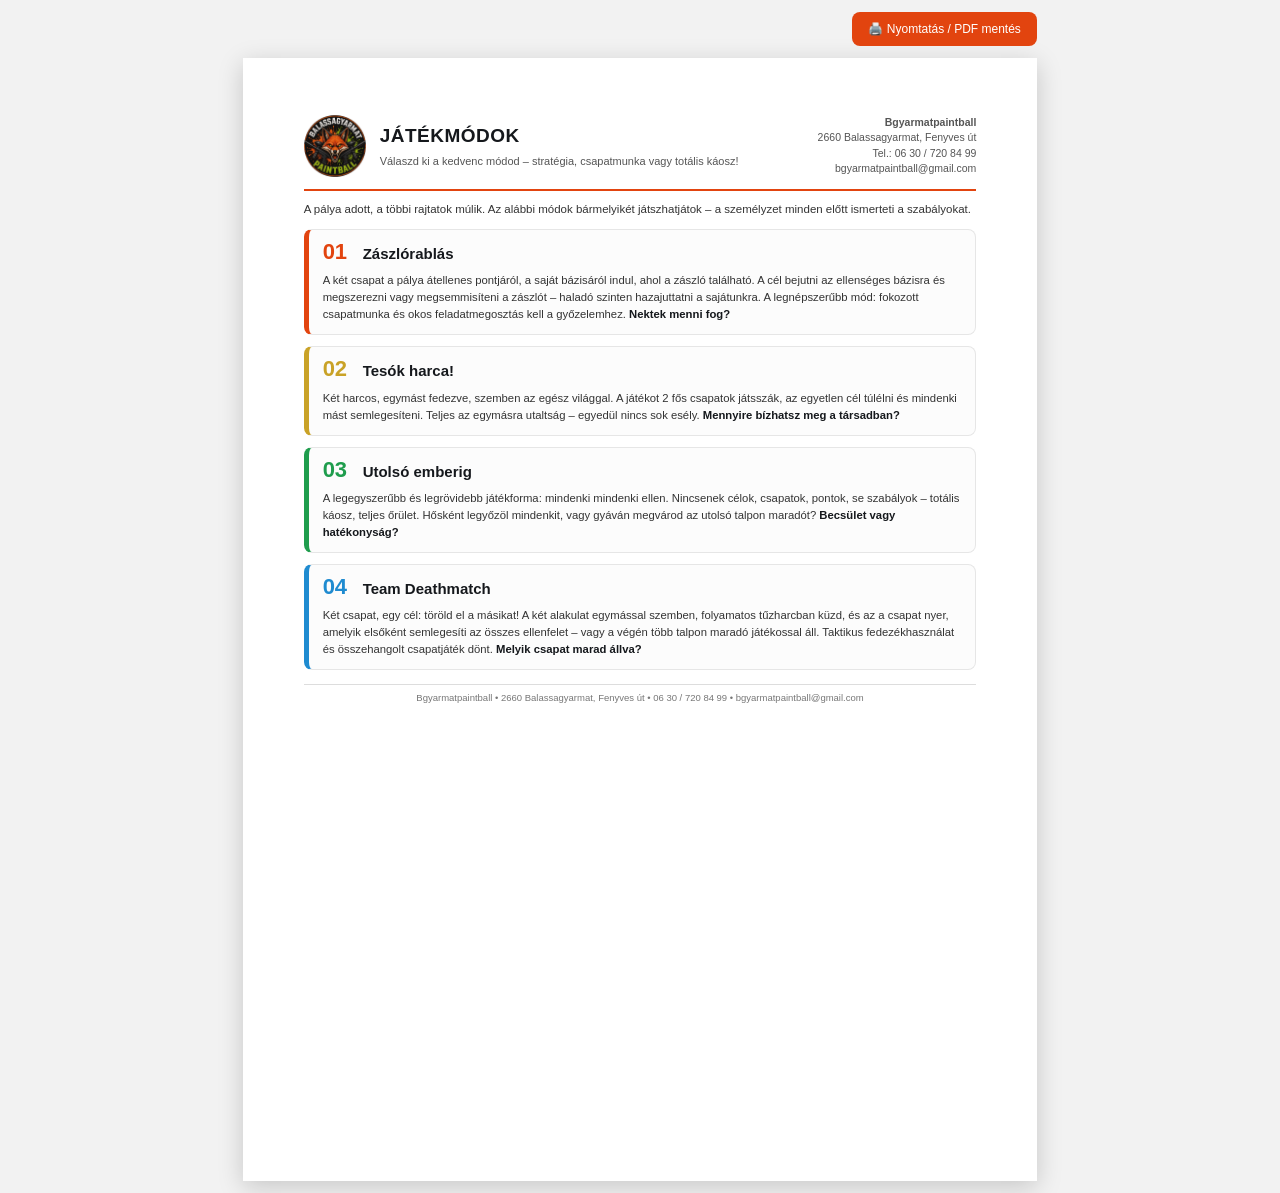
<file: upload/jatekmodok.html>
<!DOCTYPE html>
<html lang="hu">
<head>
  <meta charset="UTF-8" />
  <meta name="viewport" content="width=device-width, initial-scale=1.0" />
  <title>Játékmódok – Bgyarmatpaintball</title>
  <style>
    :root { --ink:#15181c; --muted:#555; --accent:#e2440f; }
    * { box-sizing: border-box; }
    html, body { margin: 0; }
    body { font-family: "Segoe UI", Arial, sans-serif; color: var(--ink); background: #f2f2f2; line-height: 1.5; font-size: 12px; }
    .page { width: 210mm; min-height: 297mm; margin: 12px auto; padding: 15mm 16mm 13mm; background: #fff; box-shadow: 0 6px 24px rgba(0,0,0,.18); }
    header { display: flex; align-items: center; gap: 14px; border-bottom: 2px solid var(--accent); padding-bottom: 12px; }
    header img { width: 62px; height: 62px; object-fit: contain; }
    header .h-title { flex: 1; }
    header h1 { font-size: 19px; margin: 0 0 2px; letter-spacing: .5px; }
    header .sub { font-size: 11px; color: var(--muted); }
    header .biz { text-align: right; font-size: 10.5px; color: var(--muted); line-height: 1.45; }
    .lead { font-size: 11.5px; color: #333; margin: 10px 0 4px; }
    .mode { border: 1px solid #e6e6e6; border-left: 5px solid var(--c, var(--accent)); border-radius: 8px; padding: 11px 14px; margin: 11px 0; background: #fcfcfc; }
    .mode .top { display: flex; align-items: baseline; gap: 10px; }
    .mode .num { font-size: 22px; font-weight: 800; color: var(--c, var(--accent)); line-height: 1; min-width: 30px; }
    .mode h2 { font-size: 15px; margin: 0; color: var(--ink); }
    .mode p { margin: 7px 0 0; font-size: 11.3px; color: #333; }
    .mode .q { font-weight: 700; color: var(--ink); }
    footer { margin-top: 14px; border-top: 1px solid #ddd; padding-top: 6px; font-size: 9.5px; color: #777; text-align: center; }
    @media print {
      body { background: #fff; }
      .page { margin: 0; box-shadow: none; width: auto; min-height: auto; padding: 10mm 14mm 8mm; }
      .noprint { display: none !important; }
    }
    .toolbar { width: 210mm; margin: 12px auto 0; text-align: right; }
    .toolbar button { font: inherit; font-size: 12px; padding: 8px 16px; border: 0; border-radius: 8px; background: var(--accent); color: #fff; cursor: pointer; }
  </style>
</head>
<body>
  <div class="toolbar noprint"><button onclick="window.print()">🖨️ Nyomtatás / PDF mentés</button></div>

  <div class="page">
    <header>
      <img src="../assets/img/logo.png" alt="Bgyarmatpaintball logó" />
      <div class="h-title">
        <h1>JÁTÉKMÓDOK</h1>
        <div class="sub">Válaszd ki a kedvenc módod – stratégia, csapatmunka vagy totális káosz!</div>
      </div>
      <div class="biz">
        <strong>Bgyarmatpaintball</strong><br />
        2660 Balassagyarmat, Fenyves út<br />
        Tel.: 06 30 / 720 84 99<br />
        bgyarmatpaintball@gmail.com
      </div>
    </header>

    <p class="lead">A pálya adott, a többi rajtatok múlik. Az alábbi módok bármelyikét játszhatjátok – a személyzet minden előtt ismerteti a szabályokat.</p>

    <div class="mode" style="--c:#e2440f;">
      <div class="top"><span class="num">01</span><h2>Zászlórablás</h2></div>
      <p>A két csapat a pálya átellenes pontjáról, a saját bázisáról indul, ahol a zászló található. A cél bejutni az ellenséges bázisra és megszerezni vagy megsemmisíteni a zászlót – haladó szinten hazajuttatni a sajátunkra. A legnépszerűbb mód: fokozott csapatmunka és okos feladatmegosztás kell a győzelemhez. <span class="q">Nektek menni fog?</span></p>
    </div>

    <div class="mode" style="--c:#c9a227;">
      <div class="top"><span class="num">02</span><h2>Tesók harca!</h2></div>
      <p>Két harcos, egymást fedezve, szemben az egész világgal. A játékot 2 fős csapatok játsszák, az egyetlen cél túlélni és mindenki mást semlegesíteni. Teljes az egymásra utaltság – egyedül nincs sok esély. <span class="q">Mennyire bízhatsz meg a társadban?</span></p>
    </div>

    <div class="mode" style="--c:#1f9d4d;">
      <div class="top"><span class="num">03</span><h2>Utolsó emberig</h2></div>
      <p>A legegyszerűbb és legrövidebb játékforma: mindenki mindenki ellen. Nincsenek célok, csapatok, pontok, se szabályok – totális káosz, teljes őrület. Hősként legyőzöl mindenkit, vagy gyáván megvárod az utolsó talpon maradót? <span class="q">Becsület vagy hatékonyság?</span></p>
    </div>

    <div class="mode" style="--c:#1f8bd0;">
      <div class="top"><span class="num">04</span><h2>Team Deathmatch</h2></div>
      <p>Két csapat, egy cél: töröld el a másikat! A két alakulat egymással szemben, folyamatos tűzharcban küzd, és az a csapat nyer, amelyik elsőként semlegesíti az összes ellenfelet – vagy a végén több talpon maradó játékossal áll. Taktikus fedezékhasználat és összehangolt csapatjáték dönt. <span class="q">Melyik csapat marad állva?</span></p>
    </div>

    <footer>Bgyarmatpaintball • 2660 Balassagyarmat, Fenyves út • 06 30 / 720 84 99 • bgyarmatpaintball@gmail.com</footer>
  </div>
</body>
</html>
</file>
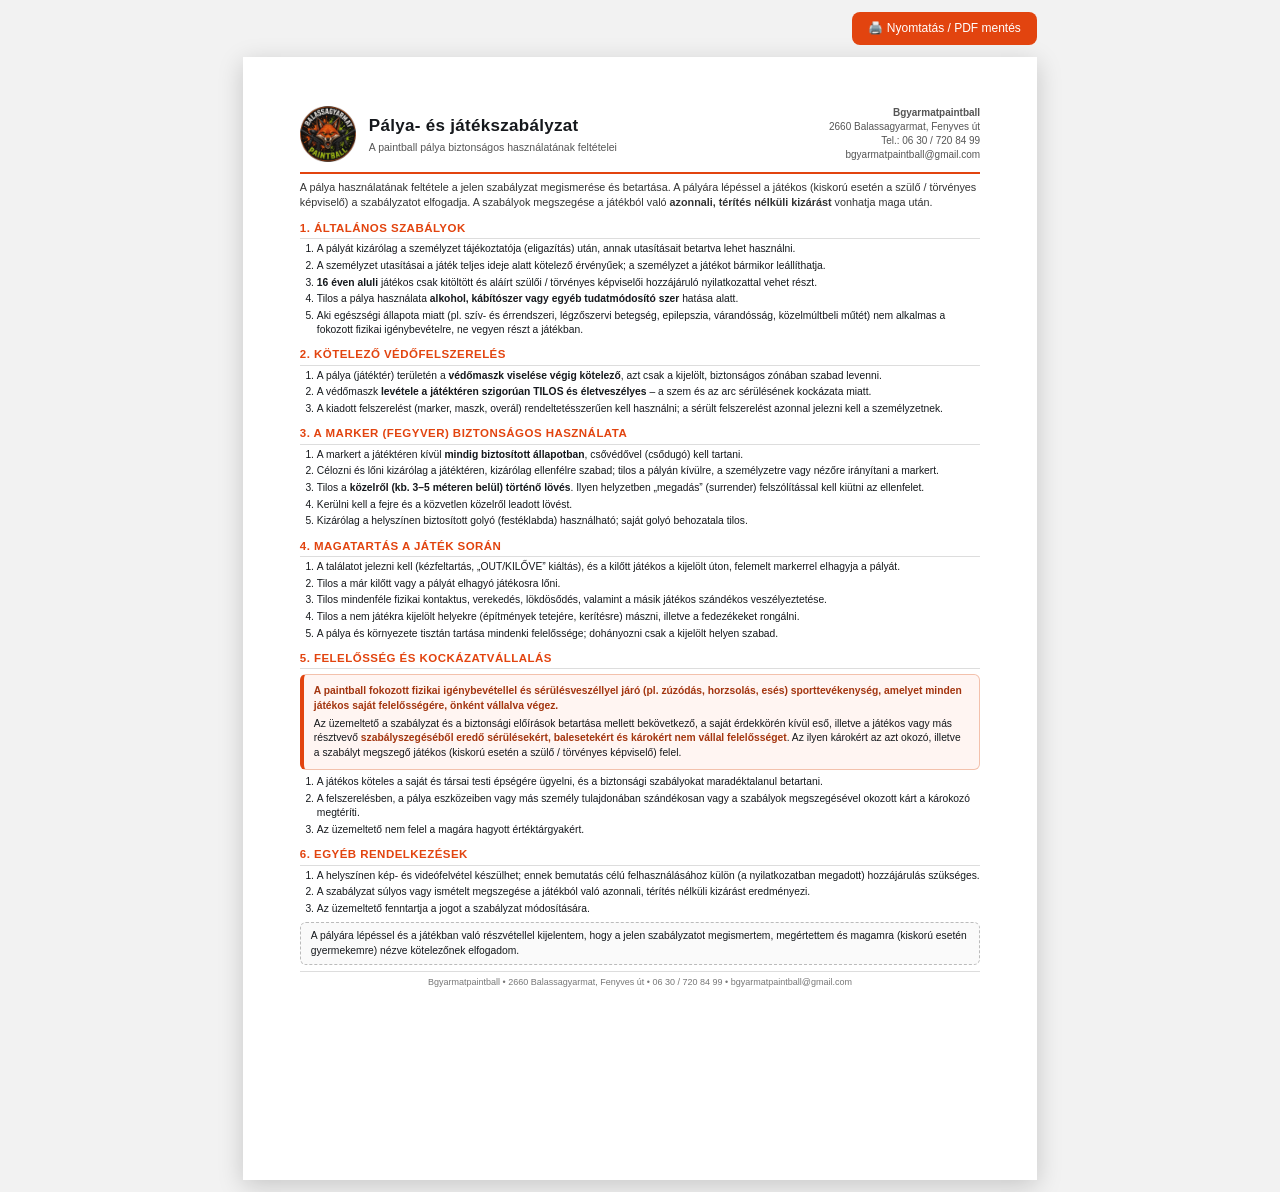
<file: upload/szabalyzat.html>
<!DOCTYPE html>
<html lang="hu">
<head>
  <meta charset="UTF-8" />
  <meta name="viewport" content="width=device-width, initial-scale=1.0" />
  <title>Pályaszabályzat – Bgyarmatpaintball</title>
  <style>
    :root { --ink:#15181c; --muted:#555; --accent:#e2440f; }
    * { box-sizing: border-box; }
    html, body { margin: 0; }
    body { font-family: "Segoe UI", Arial, sans-serif; color: var(--ink); background: #f2f2f2; line-height: 1.42; font-size: 11.5px; }
    .page { width: 210mm; min-height: 297mm; margin: 12px auto; padding: 13mm 15mm 11mm; background: #fff; box-shadow: 0 6px 24px rgba(0,0,0,.18); }
    header { display: flex; align-items: center; gap: 13px; border-bottom: 2px solid var(--accent); padding-bottom: 10px; }
    header img { width: 56px; height: 56px; object-fit: contain; }
    header .h-title { flex: 1; }
    header h1 { font-size: 17px; margin: 0 0 2px; letter-spacing: .3px; }
    header .sub { font-size: 10.5px; color: var(--muted); }
    header .biz { text-align: right; font-size: 10px; color: var(--muted); line-height: 1.4; }
    h2 { font-size: 11.5px; margin: 9px 0 3px; padding-bottom: 2px; border-bottom: 1px solid #ddd; color: var(--accent); text-transform: uppercase; letter-spacing: .04em; }
    p { margin: 4px 0; }
    ol.rules { margin: 3px 0 0; padding-left: 17px; }
    ol.rules li { margin: 2.5px 0; font-size: 10.3px; line-height: 1.38; }
    .lead { font-size: 10.8px; color: #333; margin-top: 6px; }
    .danger { background: #fff5f2; border: 1px solid #f3c1ac; border-left: 4px solid var(--accent); border-radius: 6px; padding: 6px 10px; font-size: 10.3px; margin: 5px 0; }
    .danger p { margin: 3px 0; }
    .danger strong { color: #a3350f; }
    .accept { margin-top: 6px; font-size: 10.3px; border: 1px dashed #bbb; border-radius: 6px; padding: 6px 10px; background: #fafafa; }
    footer { margin-top: 6px; border-top: 1px solid #ddd; padding-top: 4px; font-size: 9px; color: #777; text-align: center; }
    @media print {
      body { background: #fff; }
      .page { margin: 0; box-shadow: none; width: auto; min-height: auto; padding: 8mm 13mm 5mm; }
      .noprint { display: none !important; }
    }
    .toolbar { width: 210mm; margin: 12px auto 0; text-align: right; }
    .toolbar button { font: inherit; font-size: 12px; padding: 8px 16px; border: 0; border-radius: 8px; background: var(--accent); color: #fff; cursor: pointer; }
  </style>
</head>
<body>
  <div class="toolbar noprint"><button onclick="window.print()">🖨️ Nyomtatás / PDF mentés</button></div>

  <div class="page">
    <header>
      <img src="../assets/img/logo.png" alt="Bgyarmatpaintball logó" />
      <div class="h-title">
        <h1>Pálya- és játékszabályzat</h1>
        <div class="sub">A paintball pálya biztonságos használatának feltételei</div>
      </div>
      <div class="biz">
        <strong>Bgyarmatpaintball</strong><br />
        2660 Balassagyarmat, Fenyves út<br />
        Tel.: 06 30 / 720 84 99<br />
        bgyarmatpaintball@gmail.com
      </div>
    </header>

    <p class="lead">A pálya használatának feltétele a jelen szabályzat megismerése és betartása. A pályára lépéssel
      a játékos (kiskorú esetén a szülő / törvényes képviselő) a szabályzatot elfogadja. A szabályok megszegése
      a játékból való <strong>azonnali, térítés nélküli kizárást</strong> vonhatja maga után.</p>

    <h2>1. Általános szabályok</h2>
    <ol class="rules">
      <li>A pályát kizárólag a személyzet tájékoztatója (eligazítás) után, annak utasításait betartva lehet használni.</li>
      <li>A személyzet utasításai a játék teljes ideje alatt kötelező érvényűek; a személyzet a játékot bármikor leállíthatja.</li>
      <li><strong>16 éven aluli</strong> játékos csak kitöltött és aláírt szülői / törvényes képviselői hozzájáruló nyilatkozattal vehet részt.</li>
      <li>Tilos a pálya használata <strong>alkohol, kábítószer vagy egyéb tudatmódosító szer</strong> hatása alatt.</li>
      <li>Aki egészségi állapota miatt (pl. szív- és érrendszeri, légzőszervi betegség, epilepszia, várandósság, közelmúltbeli műtét) nem alkalmas a fokozott fizikai igénybevételre, ne vegyen részt a játékban.</li>
    </ol>

    <h2>2. Kötelező védőfelszerelés</h2>
    <ol class="rules">
      <li>A pálya (játéktér) területén a <strong>védőmaszk viselése végig kötelező</strong>, azt csak a kijelölt, biztonságos zónában szabad levenni.</li>
      <li class="">A védőmaszk <strong>levétele a játéktéren szigorúan TILOS és életveszélyes</strong> – a szem és az arc sérülésének kockázata miatt.</li>
      <li>A kiadott felszerelést (marker, maszk, overál) rendeltetésszerűen kell használni; a sérült felszerelést azonnal jelezni kell a személyzetnek.</li>
    </ol>

    <h2>3. A marker (fegyver) biztonságos használata</h2>
    <ol class="rules">
      <li>A markert a játéktéren kívül <strong>mindig biztosított állapotban</strong>, csővédővel (csődugó) kell tartani.</li>
      <li>Célozni és lőni kizárólag a játéktéren, kizárólag ellenfélre szabad; tilos a pályán kívülre, a személyzetre vagy nézőre irányítani a markert.</li>
      <li>Tilos a <strong>közelről (kb. 3–5 méteren belül) történő lövés</strong>. Ilyen helyzetben „megadás” (surrender) felszólítással kell kiütni az ellenfelet.</li>
      <li>Kerülni kell a fejre és a közvetlen közelről leadott lövést.</li>
      <li>Kizárólag a helyszínen biztosított golyó (festéklabda) használható; saját golyó behozatala tilos.</li>
    </ol>

    <h2>4. Magatartás a játék során</h2>
    <ol class="rules">
      <li>A találatot jelezni kell (kézfeltartás, „OUT/KILŐVE” kiáltás), és a kilőtt játékos a kijelölt úton, felemelt markerrel elhagyja a pályát.</li>
      <li>Tilos a már kilőtt vagy a pályát elhagyó játékosra lőni.</li>
      <li>Tilos mindenféle fizikai kontaktus, verekedés, lökdösődés, valamint a másik játékos szándékos veszélyeztetése.</li>
      <li>Tilos a nem játékra kijelölt helyekre (építmények tetejére, kerítésre) mászni, illetve a fedezékeket rongálni.</li>
      <li>A pálya és környezete tisztán tartása mindenki felelőssége; dohányozni csak a kijelölt helyen szabad.</li>
    </ol>

    <h2>5. Felelősség és kockázatvállalás</h2>
    <div class="danger">
      <p><strong>A paintball fokozott fizikai igénybevétellel és sérülésveszéllyel járó (pl. zúzódás, horzsolás, esés)
      sporttevékenység, amelyet minden játékos saját felelősségére, önként vállalva végez.</strong></p>
      <p>Az üzemeltető a szabályzat és a biztonsági előírások betartása mellett bekövetkező, a saját érdekkörén kívül eső,
      illetve a játékos vagy más résztvevő <strong>szabályszegéséből eredő sérülésekért, balesetekért és károkért nem vállal
      felelősséget</strong>. Az ilyen károkért az azt okozó, illetve a szabályt megszegő játékos (kiskorú esetén a szülő /
      törvényes képviselő) felel.</p>
    </div>
    <ol class="rules">
      <li>A játékos köteles a saját és társai testi épségére ügyelni, és a biztonsági szabályokat maradéktalanul betartani.</li>
      <li>A felszerelésben, a pálya eszközeiben vagy más személy tulajdonában szándékosan vagy a szabályok megszegésével okozott kárt a károkozó megtéríti.</li>
      <li>Az üzemeltető nem felel a magára hagyott értéktárgyakért.</li>
    </ol>

    <h2>6. Egyéb rendelkezések</h2>
    <ol class="rules">
      <li>A helyszínen kép- és videófelvétel készülhet; ennek bemutatás célú felhasználásához külön (a nyilatkozatban megadott) hozzájárulás szükséges.</li>
      <li>A szabályzat súlyos vagy ismételt megszegése a játékból való azonnali, térítés nélküli kizárást eredményezi.</li>
      <li>Az üzemeltető fenntartja a jogot a szabályzat módosítására.</li>
    </ol>

    <p class="accept">A pályára lépéssel és a játékban való részvétellel kijelentem, hogy a jelen szabályzatot megismertem,
      megértettem és magamra (kiskorú esetén gyermekemre) nézve kötelezőnek elfogadom.</p>

    <footer>Bgyarmatpaintball • 2660 Balassagyarmat, Fenyves út • 06 30 / 720 84 99 • bgyarmatpaintball@gmail.com</footer>
  </div>
</body>
</html>
</file>
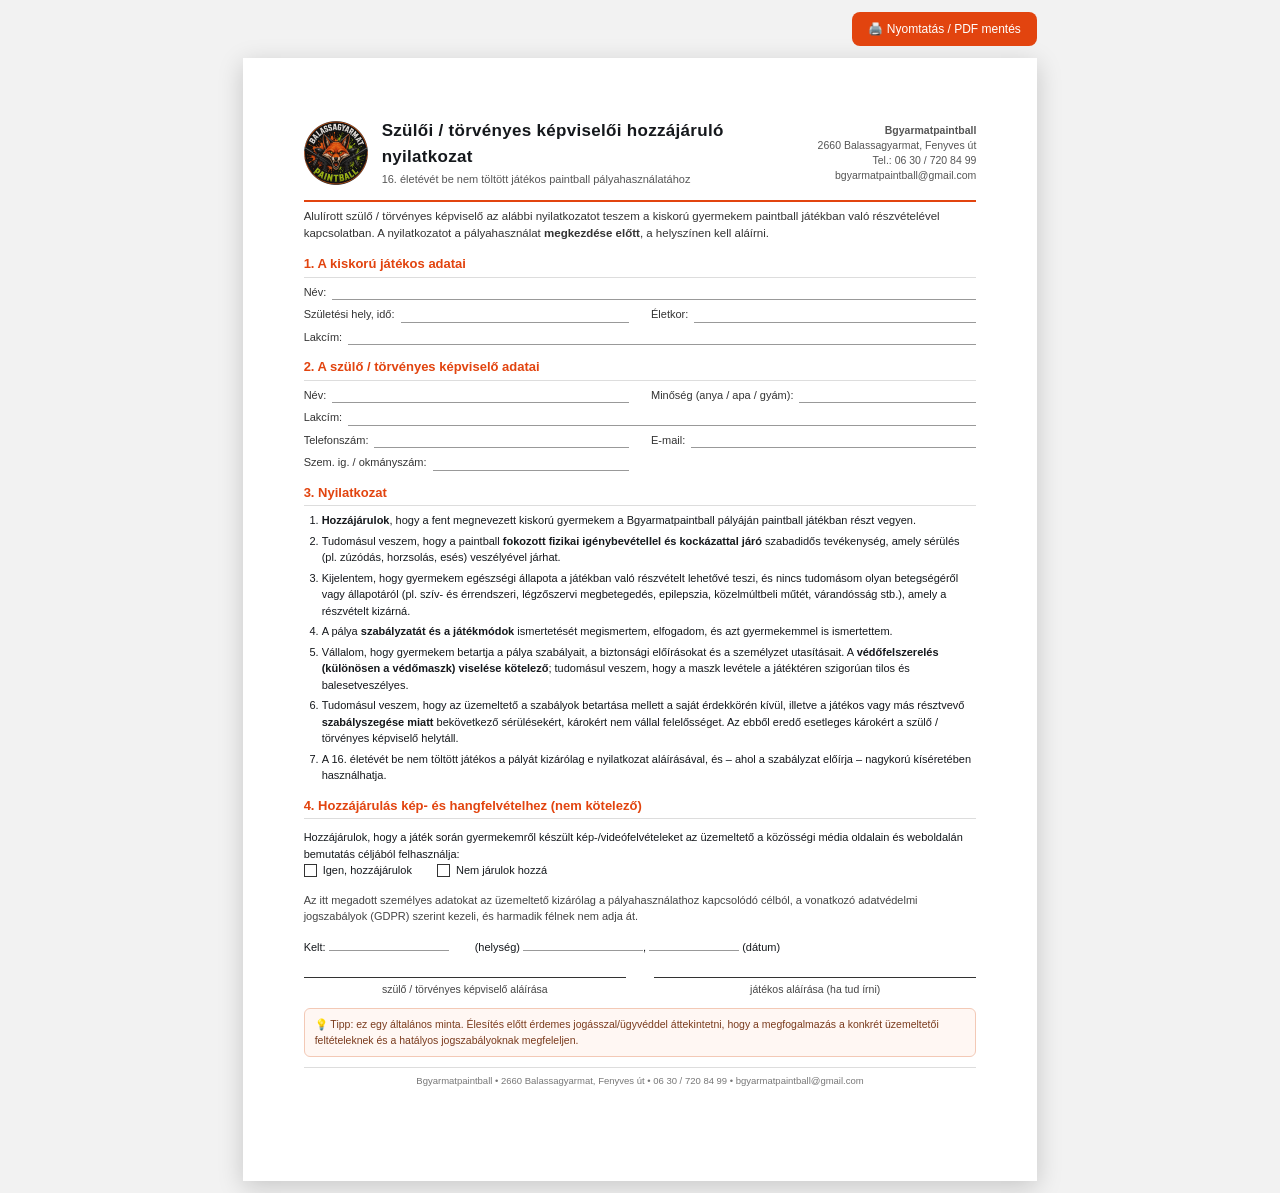
<file: upload/szuloi-nyilatkozat.html>
<!DOCTYPE html>
<html lang="hu">
<head>
  <meta charset="UTF-8" />
  <meta name="viewport" content="width=device-width, initial-scale=1.0" />
  <title>Szülői hozzájáruló nyilatkozat – Bgyarmatpaintball</title>
  <style>
    :root { --ink:#15181c; --muted:#555; --line:#222; --accent:#e2440f; }
    * { box-sizing: border-box; }
    html, body { margin: 0; }
    body {
      font-family: "Segoe UI", Arial, sans-serif; color: var(--ink);
      background: #f2f2f2; line-height: 1.5; font-size: 12px;
    }
    .page {
      width: 210mm; min-height: 297mm; margin: 12px auto; padding: 16mm 16mm 14mm;
      background: #fff; box-shadow: 0 6px 24px rgba(0,0,0,.18);
    }
    header { display: flex; align-items: center; gap: 14px; border-bottom: 2px solid var(--accent); padding-bottom: 12px; }
    header img { width: 64px; height: 64px; object-fit: contain; }
    header .h-title { flex: 1; }
    header h1 { font-size: 17px; margin: 0 0 2px; letter-spacing: .3px; }
    header .sub { font-size: 11px; color: var(--muted); }
    header .biz { text-align: right; font-size: 10.5px; color: var(--muted); line-height: 1.45; }

    h2 { font-size: 13px; margin: 12px 0 6px; padding-bottom: 3px; border-bottom: 1px solid #ddd; color: var(--accent); }
    p { margin: 6px 0; }
    .lead { font-size: 11.5px; color: #333; }

    .grid { display: grid; grid-template-columns: 1fr 1fr; gap: 6px 22px; margin-top: 6px; }
    .field { display: flex; align-items: flex-end; gap: 6px; }
    .field .lbl { white-space: nowrap; font-size: 11px; color: #333; }
    .field .ln { flex: 1; border-bottom: 1px solid #999; min-height: 16px; }
    .full { grid-column: 1 / -1; }

    ol.decl { margin: 6px 0 0; padding-left: 18px; }
    ol.decl li { margin: 4px 0; font-size: 11px; }

    .consent { margin-top: 10px; font-size: 11px; }
    .consent .opt { display: inline-flex; align-items: center; gap: 6px; margin-right: 22px; }
    .box { display: inline-block; width: 13px; height: 13px; border: 1.4px solid #333; vertical-align: -2px; }

    .sign { display: grid; grid-template-columns: 1fr 1fr; gap: 28px; margin-top: 22px; }
    .sign .slot { text-align: center; }
    .sign .sig-line { border-top: 1px solid #333; padding-top: 4px; font-size: 10.5px; color: #444; }
    .place { display: flex; gap: 26px; margin-top: 14px; font-size: 11px; }
    .place .ln { border-bottom: 1px solid #999; min-width: 120px; display: inline-block; }

    footer { margin-top: 10px; border-top: 1px solid #ddd; padding-top: 6px; font-size: 9.5px; color: #777; text-align: center; }

    .note { background: #fff7f3; border: 1px solid #f3c9b6; border-radius: 6px; padding: 8px 10px; font-size: 10.5px; color: #7a3b1d; margin-top: 10px; }

    @media print {
      body { background: #fff; }
      .page { margin: 0; box-shadow: none; width: auto; min-height: auto; padding: 10mm 14mm 8mm; }
      .noprint { display: none !important; }
    }
    .toolbar { width: 210mm; margin: 12px auto 0; text-align: right; }
    .toolbar button { font: inherit; font-size: 12px; padding: 8px 16px; border: 0; border-radius: 8px; background: var(--accent); color: #fff; cursor: pointer; }
  </style>
</head>
<body>
  <div class="toolbar noprint">
    <button onclick="window.print()">🖨️ Nyomtatás / PDF mentés</button>
  </div>

  <div class="page">
    <header>
      <img src="../assets/img/logo.png" alt="Bgyarmatpaintball logó" />
      <div class="h-title">
        <h1>Szülői / törvényes képviselői hozzájáruló nyilatkozat</h1>
        <div class="sub">16. életévét be nem töltött játékos paintball pályahasználatához</div>
      </div>
      <div class="biz">
        <strong>Bgyarmatpaintball</strong><br />
        2660 Balassagyarmat, Fenyves út<br />
        Tel.: 06 30 / 720 84 99<br />
        bgyarmatpaintball@gmail.com
      </div>
    </header>

    <p class="lead">
      Alulírott szülő / törvényes képviselő az alábbi nyilatkozatot teszem a kiskorú gyermekem
      paintball játékban való részvételével kapcsolatban. A nyilatkozatot a pályahasználat
      <strong>megkezdése előtt</strong>, a helyszínen kell aláírni.
    </p>

    <h2>1. A kiskorú játékos adatai</h2>
    <div class="grid">
      <div class="field full"><span class="lbl">Név:</span><span class="ln"></span></div>
      <div class="field"><span class="lbl">Születési hely, idő:</span><span class="ln"></span></div>
      <div class="field"><span class="lbl">Életkor:</span><span class="ln"></span></div>
      <div class="field full"><span class="lbl">Lakcím:</span><span class="ln"></span></div>
    </div>

    <h2>2. A szülő / törvényes képviselő adatai</h2>
    <div class="grid">
      <div class="field"><span class="lbl">Név:</span><span class="ln"></span></div>
      <div class="field"><span class="lbl">Minőség (anya / apa / gyám):</span><span class="ln"></span></div>
      <div class="field full"><span class="lbl">Lakcím:</span><span class="ln"></span></div>
      <div class="field"><span class="lbl">Telefonszám:</span><span class="ln"></span></div>
      <div class="field"><span class="lbl">E-mail:</span><span class="ln"></span></div>
      <div class="field"><span class="lbl">Szem. ig. / okmányszám:</span><span class="ln"></span></div>
    </div>

    <h2>3. Nyilatkozat</h2>
    <ol class="decl">
      <li><strong>Hozzájárulok</strong>, hogy a fent megnevezett kiskorú gyermekem a Bgyarmatpaintball pályáján
        paintball játékban részt vegyen.</li>
      <li>Tudomásul veszem, hogy a paintball <strong>fokozott fizikai igénybevétellel és kockázattal járó</strong>
        szabadidős tevékenység, amely sérülés (pl. zúzódás, horzsolás, esés) veszélyével járhat.</li>
      <li>Kijelentem, hogy gyermekem egészségi állapota a játékban való részvételt lehetővé teszi,
        és nincs tudomásom olyan betegségéről vagy állapotáról (pl. szív- és érrendszeri, légzőszervi
        megbetegedés, epilepszia, közelmúltbeli műtét, várandósság stb.), amely a részvételt kizárná.</li>
      <li>A pálya <strong>szabályzatát és a játékmódok</strong> ismertetését megismertem, elfogadom,
        és azt gyermekemmel is ismertettem.</li>
      <li>Vállalom, hogy gyermekem betartja a pálya szabályait, a biztonsági előírásokat és a személyzet
        utasításait. A <strong>védőfelszerelés (különösen a védőmaszk) viselése kötelező</strong>; tudomásul
        veszem, hogy a maszk levétele a játéktéren szigorúan tilos és balesetveszélyes.</li>
      <li>Tudomásul veszem, hogy az üzemeltető a szabályok betartása mellett a saját érdekkörén kívül,
        illetve a játékos vagy más résztvevő <strong>szabályszegése miatt</strong> bekövetkező sérülésekért,
        károkért nem vállal felelősséget. Az ebből eredő esetleges károkért a szülő / törvényes képviselő helytáll.</li>
      <li>A 16. életévét be nem töltött játékos a pályát kizárólag e nyilatkozat aláírásával, és – ahol a
        szabályzat előírja – nagykorú kíséretében használhatja.</li>
    </ol>

    <h2>4. Hozzájárulás kép- és hangfelvételhez (nem kötelező)</h2>
    <p class="consent">
      Hozzájárulok, hogy a játék során gyermekemről készült kép-/videófelvételeket az üzemeltető a
      közösségi média oldalain és weboldalán bemutatás céljából felhasználja:
      <br />
      <span class="opt"><span class="box"></span> Igen, hozzájárulok</span>
      <span class="opt"><span class="box"></span> Nem járulok hozzá</span>
    </p>

    <p class="consent" style="color:#444;">
      Az itt megadott személyes adatokat az üzemeltető kizárólag a pályahasználathoz kapcsolódó célból,
      a vonatkozó adatvédelmi jogszabályok (GDPR) szerint kezeli, és harmadik félnek nem adja át.
    </p>

    <div class="place">
      <div>Kelt: <span class="ln"></span></div>
      <div>(helység) <span class="ln"></span>, <span class="ln" style="min-width:90px;"></span> (dátum)</div>
    </div>

    <div class="sign">
      <div class="slot"><div class="sig-line">szülő / törvényes képviselő aláírása</div></div>
      <div class="slot"><div class="sig-line">játékos aláírása (ha tud írni)</div></div>
    </div>

    <div class="note noprint">
      💡 Tipp: ez egy általános minta. Élesítés előtt érdemes jogásszal/ügyvéddel áttekintetni,
      hogy a megfogalmazás a konkrét üzemeltetői feltételeknek és a hatályos jogszabályoknak megfeleljen.
    </div>

    <footer>
      Bgyarmatpaintball • 2660 Balassagyarmat, Fenyves út • 06 30 / 720 84 99 • bgyarmatpaintball@gmail.com
    </footer>
  </div>
</body>
</html>
</file>
